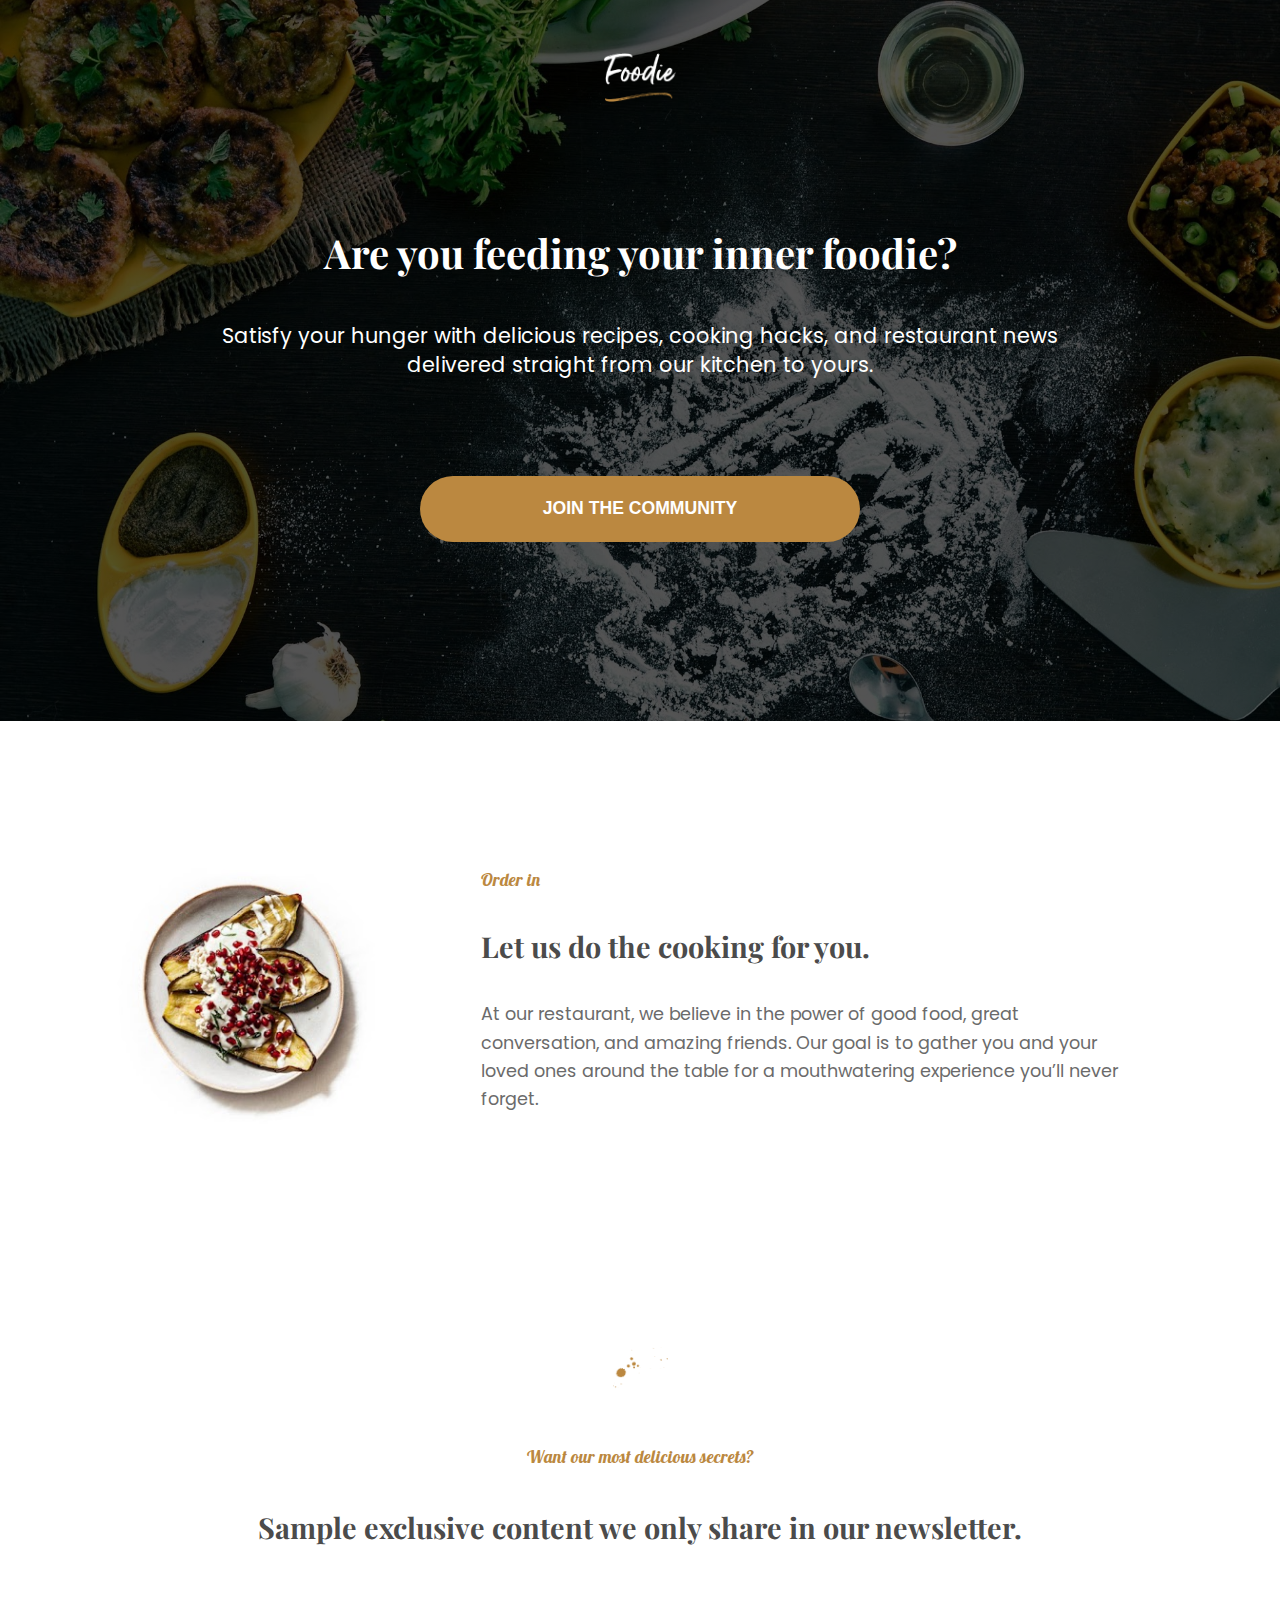
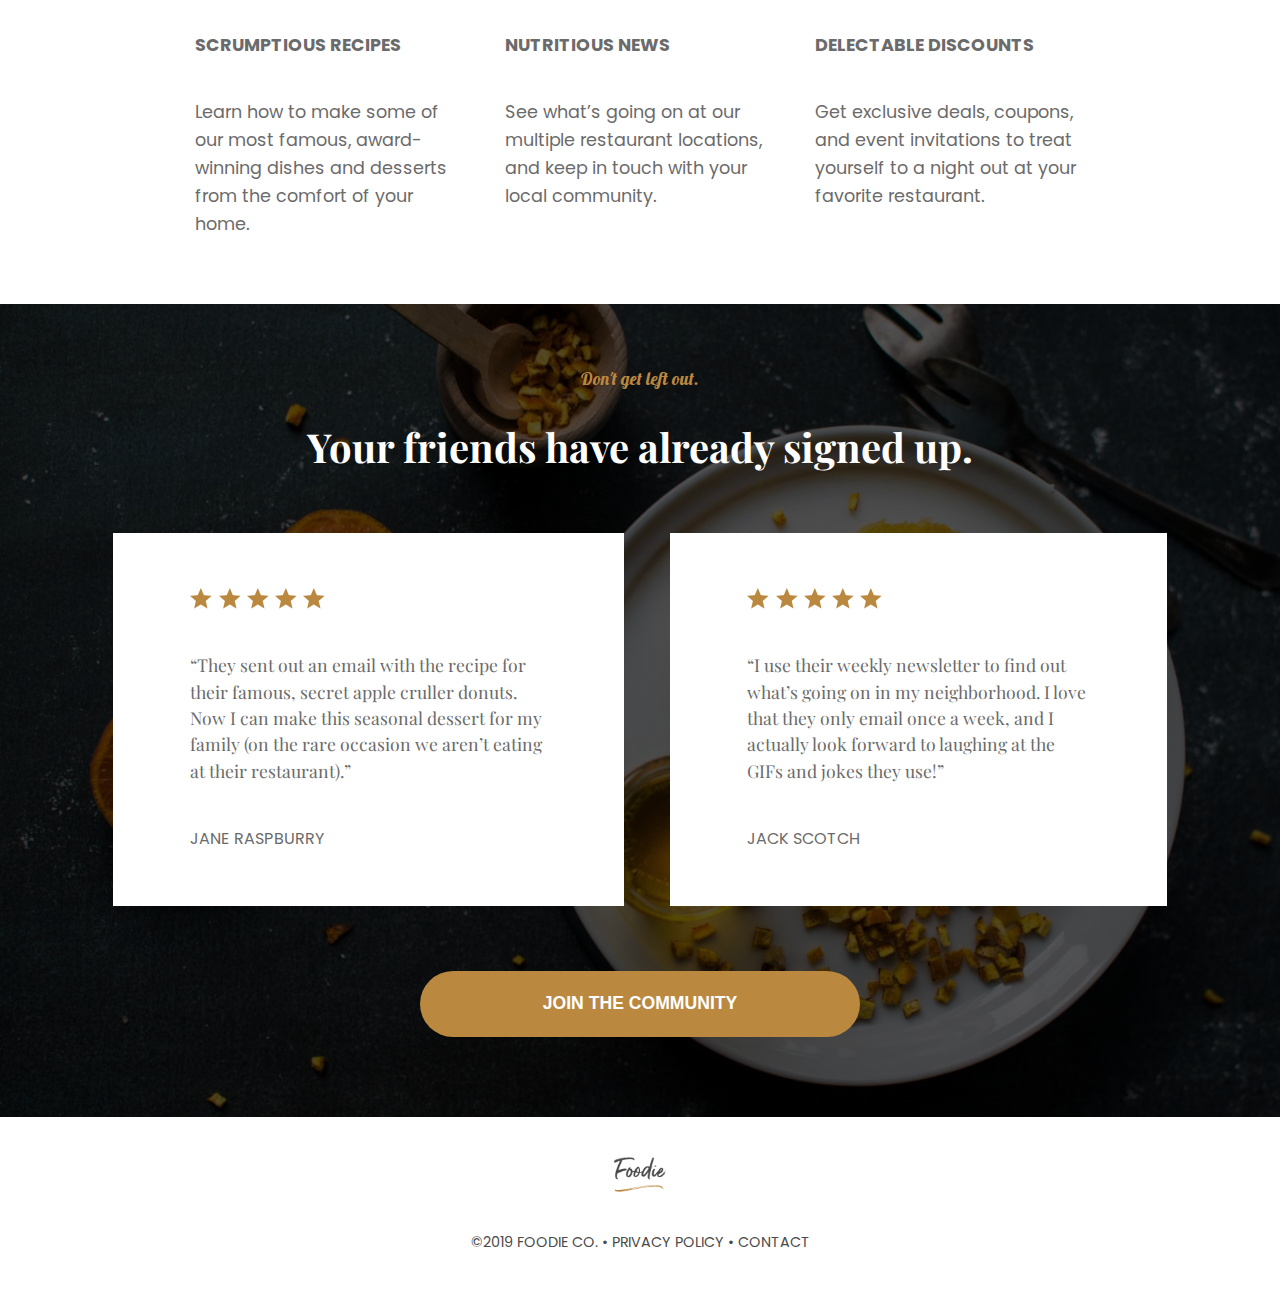
<file: index.html>
<!DOCTYPE html>
<html>
  <head>
    <meta charset="utf-8">
    <title></title>
    <meta name="viewport" content="width=device-width, initial-scale=1">
    <link rel="stylesheet" href="css/main.css">
    <link rel="stylesheet" href="https://cdnjs.cloudflare.com/ajax/libs/font-awesome/5.11.2/css/all.css" integrity="sha256-46qynGAkLSFpVbEBog43gvNhfrOj+BmwXdxFgVK/Kvc=" crossorigin="anonymous" />
    <link href="https://fonts.googleapis.com/css?family=Lato:300,400,700|Lobster|Playfair+Display:400,700|Poppins:300,400,500,700&display=swap" rel="stylesheet">
  </head>
  <body>
    <div class="header-section">
      <div class="header-container">
        <div class="logo-img">
          <img src="img/logo.png" alt="">
        </div>
        <div class="header-intro">
          <h1>Are you feeding your inner foodie?</h1>
          <p>Satisfy your hunger with delicious recipes, cooking hacks, and restaurant news delivered straight from our kitchen to yours.</p>
        </div>
        <div class="button">
          <a href="#">
            <div class="yellow-button">
              Join The Community
            </div>
          </a>
        </div>
        <div class="popup">
          <div class="popup-container">
            <div class="popup-logo">
              <img src="img/bottom-logo.png" alt="">
            </div>
            <div class="close-button">
              <i class="fas fa-times-circle"></i>
            </div>
            <h1>Join the Foodie Community</h1>
            <input type="email" autocomplete="email" maxlength="500" name="" value="" placeholder="Email Address" required value>
            <div class="button">
              <a href="#">
                <div class="yellow-button">
                  Join
                </div>
              </a>
            </div>
          </div>
        </div>
      </div>
    </div>
    <div class="order-in">
      <div class="order-in-container">
        <div class="left-column">
          <div class="food-image">
            <img src="img/food.jpg" alt="">
          </div>
        </div>
        <div class="right-column">
          <div class="text">
            <h6>Order in</h6>
            <h3>Let us do the cooking for you.</h3>
            <p>At our restaurant, we believe in the power of good food, great conversation, and amazing friends. Our goal is to gather you and your loved ones around the table for a mouthwatering experience you’ll never forget.</p>
          </div>
        </div>
      </div>
    </div>
    <div class="secrets">
      <div class="secrets-container">
        <div class="dot">
          <img src="img/dot.png" alt="">
        </div>
        <div class="text">
          <h6>Want our most delicious secrets?</h6>
          <h3>Sample exclusive content we only share in our newsletter.</h3>
        </div>
        <div class="columns">
          <div class="recipes">
            <h5>SCRUMPTIOUS RECIPES</h5>
            <p>Learn how to make some of our most famous, award-winning dishes and desserts from the comfort of your home.</p>
          </div>
          <div class="news">
            <h5>NUTRITIOUS NEWS</h5>
            <p>See what’s going on at our multiple restaurant locations, and keep in touch with your local community.</p>
          </div>
          <div class="discounts">
            <h5>DELECTABLE DISCOUNTS</h5>
            <p>Get exclusive deals, coupons, and event invitations to treat yourself to a night out at your favorite restaurant. </p>
          </div>
        </div>
      </div>
    </div>
    <div class="signed-up">
      <div class="signed-up-container">
        <div class="text">
          <h6>Don't get left out.</h6>
          <h1>Your friends have already signed up.</h1>
        </div>
        <div class="reviews">
          <div class="first review">
            <div class="stars">
              <img src="img/stars.png" alt="">
            </div>
            <div class="review-text">
              <p>“They sent out an email with the recipe for their famous, secret apple cruller donuts. Now I can make this seasonal dessert for my family (on the rare occasion we aren’t eating at their restaurant).”</p>
              <p><span>JANE RASPBURRY</span></p>
            </div>
          </div>
          <div class="second review">
            <div class="stars">
              <img src="img/stars.png" alt="">
            </div>
            <div class="review-text">
              <p>“I use their weekly newsletter to find out what’s going on in my neighborhood. I love that they only email once a week, and I actually look forward to laughing at the GIFs and jokes they use!”</p>
              <p><span>JACK SCOTCH</span></p>
            </div>
          </div>
        </div>
        <div class="button button-2nd">
          <a href="#">
            <div class="yellow-button">
              Join The Community
            </div>
          </a>
        </div>
      </div>
    </div>
    <div class="footer-section">
      <div class="footer-container">
        <div class="bottom-logo">
          <img src="img/bottom-logo.png" alt="">
        </div>
        <div class="footer-info">
          <p>©2019 FOODIE CO. • PRIVACY POLICY • CONTACT</p>
        </div>
      </div>
    </div>
    <script type="text/javascript" src="js/app.js">

    </script>
  </body>
</html>
</file>
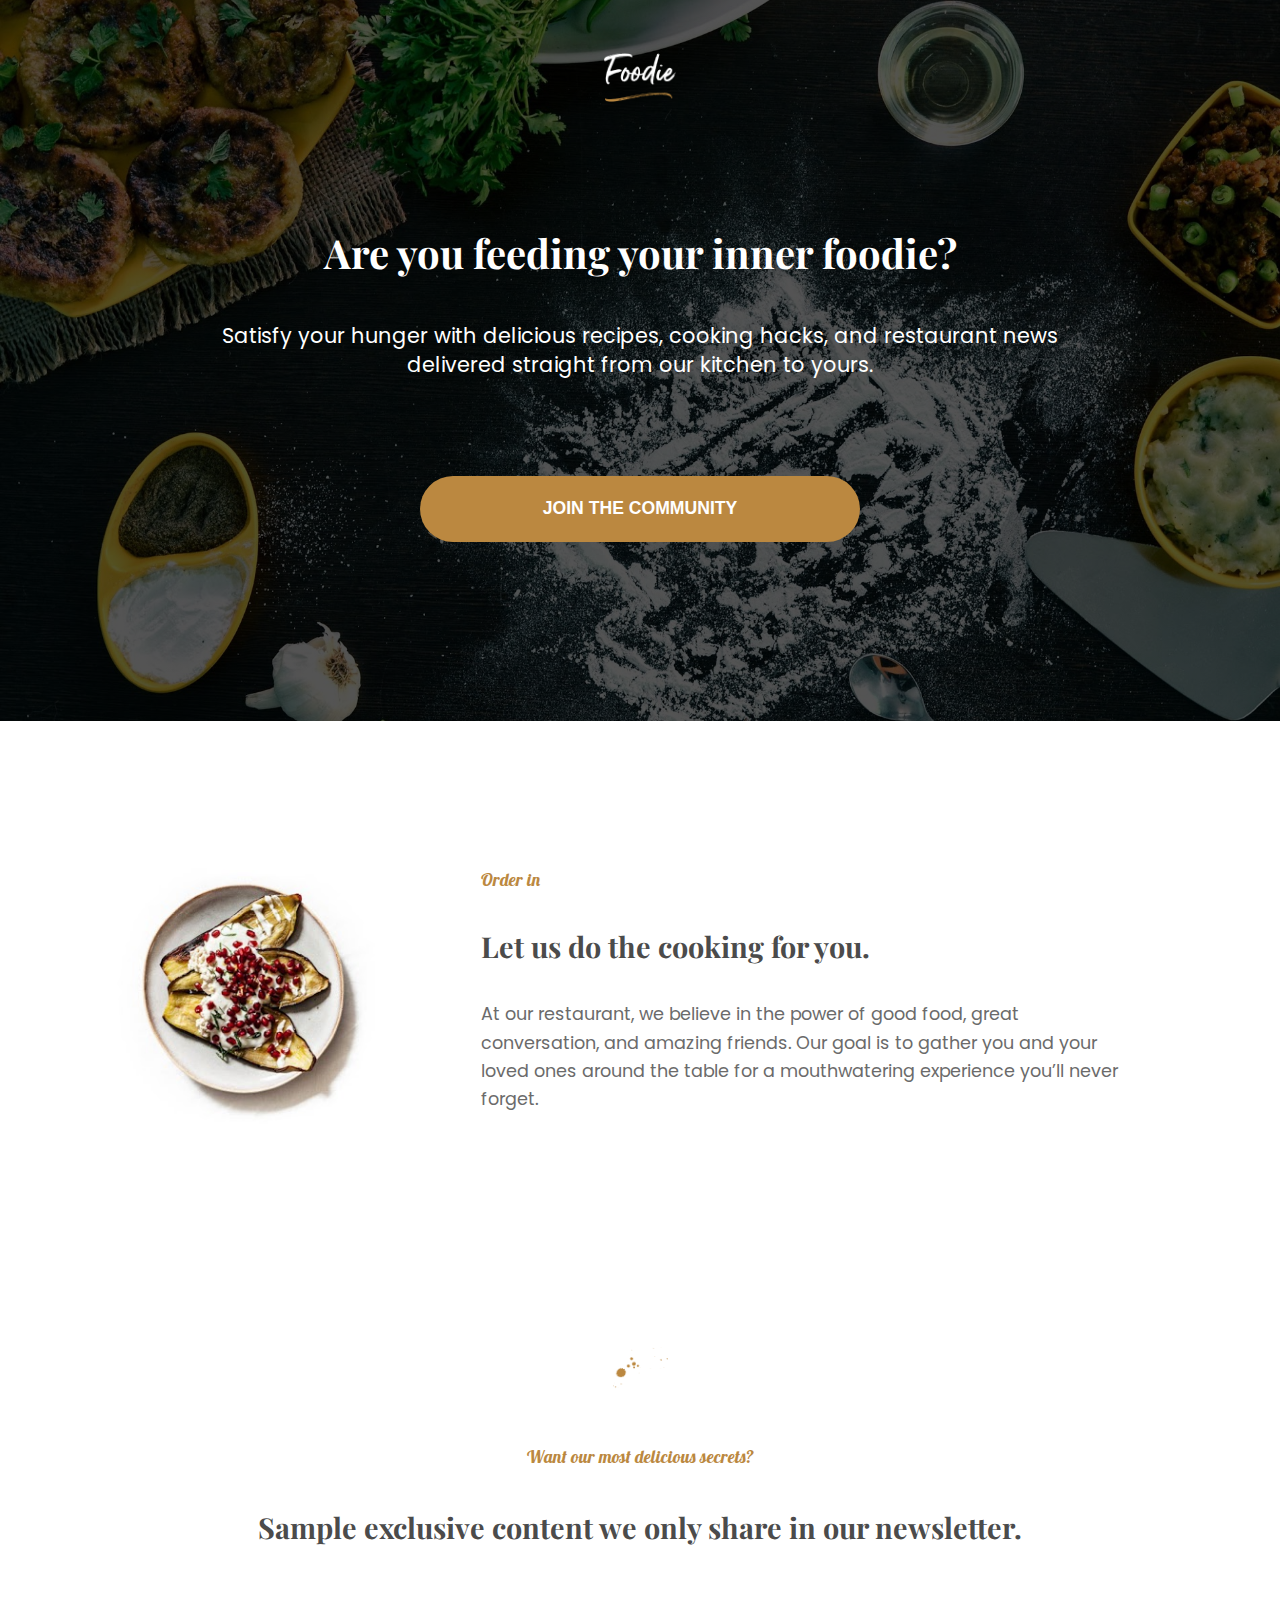
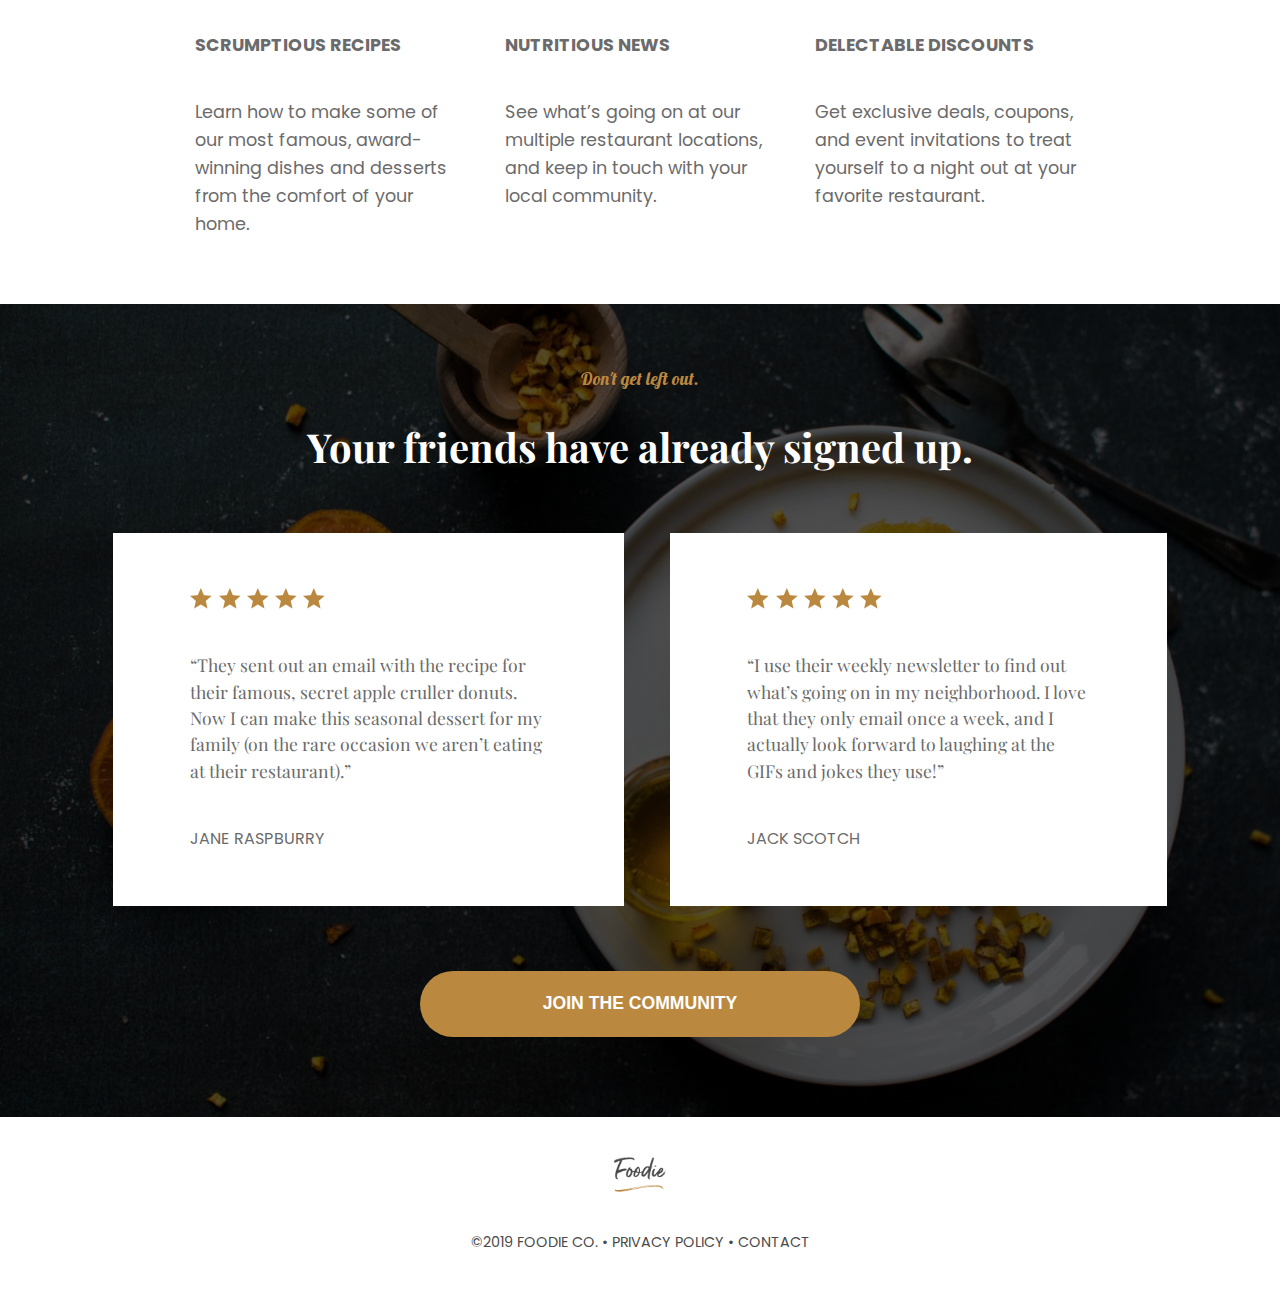
<file: public/index.html>
<!DOCTYPE html>
<html>
  <head>
    <meta charset="utf-8">
    <title></title>
    <meta name="viewport" content="width=device-width, initial-scale=1">
    <link rel="stylesheet" href="/css/main.css">
    <link rel="stylesheet" href="https://cdnjs.cloudflare.com/ajax/libs/font-awesome/5.11.2/css/all.css" integrity="sha256-46qynGAkLSFpVbEBog43gvNhfrOj+BmwXdxFgVK/Kvc=" crossorigin="anonymous" />
    <link href="https://fonts.googleapis.com/css?family=Lato:300,400,700|Lobster|Playfair+Display:400,700|Poppins:300,400,500,700&display=swap" rel="stylesheet">
  </head>
  <body>
    <div class="header-section">
      <div class="header-container">
        <div class="logo-img">
          <img src="/img/logo.png" alt="">
        </div>
        <div class="header-intro">
          <h1>Are you feeding your inner foodie?</h1>
          <p>Satisfy your hunger with delicious recipes, cooking hacks, and restaurant news delivered straight from our kitchen to yours.</p>
        </div>
        <div class="button">
          <a href="#">
            <div class="yellow-button">
              Join The Community
            </div>
          </a>
        </div>
        <div class="popup">
          <div class="popup-container">
            <div class="popup-logo">
              <img src="/img/bottom-logo.png" alt="">
            </div>
            <div class="close-button">
              <i class="fas fa-times-circle"></i>
            </div>
            <h1>Join the Foodie Community</h1>
            <input type="email" autocomplete="email" maxlength="500" name="" value="" placeholder="Email Address" required value>
            <div class="button">
              <a href="#">
                <div class="yellow-button">
                  Join
                </div>
              </a>
            </div>
          </div>
        </div>
      </div>
    </div>
    <div class="order-in">
      <div class="order-in-container">
        <div class="left-column">
          <div class="food-image">
            <img src="/img/food.jpg" alt="">
          </div>
        </div>
        <div class="right-column">
          <div class="text">
            <h6>Order in</h6>
            <h3>Let us do the cooking for you.</h3>
            <p>At our restaurant, we believe in the power of good food, great conversation, and amazing friends. Our goal is to gather you and your loved ones around the table for a mouthwatering experience you’ll never forget.</p>
          </div>
        </div>
      </div>
    </div>
    <div class="secrets">
      <div class="secrets-container">
        <div class="dot">
          <img src="/img/dot.png" alt="">
        </div>
        <div class="text">
          <h6>Want our most delicious secrets?</h6>
          <h3>Sample exclusive content we only share in our newsletter.</h3>
        </div>
        <div class="columns">
          <div class="recipes">
            <h5>SCRUMPTIOUS RECIPES</h5>
            <p>Learn how to make some of our most famous, award-winning dishes and desserts from the comfort of your home.</p>
          </div>
          <div class="news">
            <h5>NUTRITIOUS NEWS</h5>
            <p>See what’s going on at our multiple restaurant locations, and keep in touch with your local community.</p>
          </div>
          <div class="discounts">
            <h5>DELECTABLE DISCOUNTS</h5>
            <p>Get exclusive deals, coupons, and event invitations to treat yourself to a night out at your favorite restaurant. </p>
          </div>
        </div>
      </div>
    </div>
    <div class="signed-up">
      <div class="signed-up-container">
        <div class="text">
          <h6>Don't get left out.</h6>
          <h1>Your friends have already signed up.</h1>
        </div>
        <div class="reviews">
          <div class="first review">
            <div class="stars">
              <img src="/img/stars.png" alt="">
            </div>
            <div class="review-text">
              <p>“They sent out an email with the recipe for their famous, secret apple cruller donuts. Now I can make this seasonal dessert for my family (on the rare occasion we aren’t eating at their restaurant).”</p>
              <p><span>JANE RASPBURRY</span></p>
            </div>
          </div>
          <div class="second review">
            <div class="stars">
              <img src="/img/stars.png" alt="">
            </div>
            <div class="review-text">
              <p>“I use their weekly newsletter to find out what’s going on in my neighborhood. I love that they only email once a week, and I actually look forward to laughing at the GIFs and jokes they use!”</p>
              <p><span>JACK SCOTCH</span></p>
            </div>
          </div>
        </div>
        <div class="button button-2nd">
          <a href="#">
            <div class="yellow-button">
              Join The Community
            </div>
          </a>
        </div>
      </div>
    </div>
    <div class="footer-section">
      <div class="footer-container">
        <div class="bottom-logo">
          <img src="/img/bottom-logo.png" alt="">
        </div>
        <div class="footer-info">
          <p>©2019 FOODIE CO. • PRIVACY POLICY • CONTACT</p>
        </div>
      </div>
    </div>
    <script type="text/javascript" src="/js/app.js">

    </script>
  </body>
</html>
</file>
<file: css/main.css>
@import url("https://fonts.googleapis.com/css?family=Lato:300,400,700|Lobster|Playfair+Display:400,700|Poppins:300,400,500,700&display=swap");

a, abbr, acronym, address, applet, article, aside, audio, b, big, blockquote, body, canvas, caption, center, cite, code, dd, del, details, dfn, div, dl, dt, em, embed, fieldset, figcaption, figure, footer, form, h1, h2, h3, h4, h5, h6, header, hgroup, html, i, iframe, img, ins, kbd, label, legend, li, mark, menu, nav, object, ol, output, p, pre, q, ruby, s, samp, section, small, span, strike, strong, sub, summary, sup, table, tbody, td, tfoot, th, thead, time, tr, tt, u, ul, var, video {
  margin: 0;
  padding: 0;
  border: 0;
  font-size: 100%;
  font: inherit;
  vertical-align: baseline
}

article, aside, details, figcaption, figure, footer, header, hgroup, menu, nav, section {
  display: block
}

body {
  line-height: 1
}

ol, ul {
  list-style: none
}

blockquote, q {
  quotes: none
}

blockquote:after, blockquote:before, q:after, q:before {
  content: '';
  content: none
}

table {
  border-collapse: collapse;
  border-spacing: 0
}

body {
  font-family: 'Roboto', sans-serif
}

.header-section {
  padding: 23px;
  background-image: linear-gradient(rgba(0, 0, 0, 0.67), rgba(0, 0, 0, 0.67)), url("../img/header-bg.jpg");
  background-position: center center;
  background-repeat: no-repeat;
  background-size: cover;
  min-height: 75vh
}

.header-section .header-container {
  position: relative;
  max-width: 1000px;
  margin: 0 auto;
  text-align: center
}

.header-section .header-container .logo-img {
  padding: 30px
}

.header-section .header-container .logo-img img {
  width: 72px;
  margin: 0 auto
}

.header-section .header-container .header-intro {
  padding: 7% 45px 57px 45px;
  color: #ffffff
}

.header-section .header-container .header-intro h1 {
  font-size: 2.5rem;
  font-family: 'Playfair Display', serif;
  font-weight: bold;
  padding: 20px;
  line-height: 1.4
}

.header-section .header-container .header-intro p {
  font-size: 1.3rem;
  font-family: 'Poppins', sans-serif;
  padding: 20px;
  line-height: 1.4
}

.header-section .header-container .button {
  width: 440px;
  margin: 0 auto;
  padding: 20px
}

.header-section .header-container .button a {
  text-decoration: none
}

.header-section .header-container .button a .yellow-button {
  background-color: #bb8840;
  color: #ffffff;
  font-size: 1.1rem;
  text-transform: uppercase;
  font-weight: bold;
  padding: 24px;
  border-radius: 50px
}

.header-section .header-container .popup {
  position: fixed;
  top: 0;
  left: 0;
  display: -ms-flexbox;
  display: flex;
  -ms-flex-pack: center;
  justify-content: center;
  -ms-flex-align: center;
  align-items: center;
  height: 100vh;
  width: 100%;
  background: rgba(0, 0, 0, 0.75);
  opacity: 0;
  visibility: hidden;
  transition: all .4s ease-in-out
}

.header-section .header-container .popup.active {
  visibility: visible;
  background: rgba(0, 0, 0, 0.75);
  opacity: 1
}

.header-section .header-container .popup .popup-container {
  position: relative;
  padding: 30px;
  background-color: #ffffff;
  max-width: 640px;
  margin: 0 auto
}

.header-section .header-container .popup .popup-container .popup-logo img {
  width: 72px
}

.header-section .header-container .popup .popup-container .close-button {
  padding: 10px;
  position: absolute;
  right: 10px;
  top: 10px;
  font-size: 1.5rem;
  cursor: pointer
}

.header-section .header-container .popup .popup-container input {
  padding: 10px;
  border-radius: 3px;
  font-size: 1.4rem;
  width: 80%;
  border: 1px solid #ccc;
  margin: 0 auto;
  font-family: 'Poppins', sans-serif;
  color: #020020
}

.header-section .header-container .popup .popup-container h1 {
  color: #333333;
  font-size: 2.5rem;
  font-family: 'Playfair Display', serif;
  font-weight: bold;
  padding: 13px 13px 26px 13px
}

.order-in {
  padding: 114px 12px
}

.order-in .order-in-container {
  max-width: 1120px;
  margin: 0 auto;
  display: -ms-flexbox;
  display: flex
}

.order-in .order-in-container .left-column {
  width: 30%
}

.order-in .order-in-container .left-column .food-image {
  padding: 20px
}

.order-in .order-in-container .left-column .food-image img {
  width: 100%;
  margin: 0 auto
}

.order-in .order-in-container .right-column {
  width: 70%
}

.order-in .order-in-container .right-column .text {
  padding: 12px 45px
}

.order-in .order-in-container .right-column .text h6 {
  font-family: 'Lobster', cursive;
  font-size: 1.1rem;
  color: #bb8840;
  padding: 20px;
  line-height: 1.4
}

.order-in .order-in-container .right-column .text h3 {
  font-family: 'Playfair Display', serif;
  color: #4b4b4b;
  font-size: 1.8rem;
  font-weight: bold;
  padding: 20px
}

.order-in .order-in-container .right-column .text p {
  font-family: 'Poppins', sans-serif;
  font-size: 1.1rem;
  color: #6b6b6b;
  line-height: 1.6;
  padding: 20px
}

.secrets .secrets-container {
  max-width: 1000px;
  margin: 0 auto
}

.secrets .secrets-container .dot {
  text-align: center;
  margin: 0 auto;
  padding: 60px 20px 20px 20px
}

.secrets .secrets-container .dot img {
  width: 55px
}

.secrets .secrets-container .text {
  padding: 12px 45px 35px 45px
}

.secrets .secrets-container .text h6 {
  font-family: 'Lobster', cursive;
  font-size: 1.1rem;
  color: #bb8840;
  padding: 20px;
  text-align: center;
  line-height: 1.4
}

.secrets .secrets-container .text h3 {
  font-family: 'Playfair Display', serif;
  color: #4b4b4b;
  font-size: 1.8rem;
  font-weight: bold;
  padding: 20px;
  text-align: center;
  line-height: 1.3
}

.secrets .secrets-container .columns {
  display: -ms-flexbox;
  display: flex;
  padding: 12px 35px 45px 35px
}

.secrets .secrets-container .columns .recipes, .secrets .secrets-container .columns .news, .secrets .secrets-container .columns .discounts {
  width: 33.33%
}

.secrets .secrets-container .columns h5 {
  font-family: 'Poppins', sans-serif;
  font-size: 1.1rem;
  color: #6b6b6b;
  font-weight: bold;
  padding: 20px;
  line-height: 1.4
}

.secrets .secrets-container .columns p {
  font-family: 'Poppins', sans-serif;
  font-size: 1.1rem;
  color: #6b6b6b;
  line-height: 1.6;
  padding: 20px
}

.signed-up {
  background-image: linear-gradient(rgba(0, 0, 0, 0.67), rgba(0, 0, 0, 0.67)), url("../img/footer-bg.jpg");
  background-position: center center;
  background-size: cover;
  background-repeat: no-repeat
}

.signed-up .signed-up-container {
  padding: 23px;
  max-width: 1100px;
  margin: 0 auto
}

.signed-up .signed-up-container .text {
  padding: 23px
}

.signed-up .signed-up-container .text h6 {
  font-family: 'Lobster', cursive;
  font-size: 1.1rem;
  color: #bb8840;
  padding: 20px;
  text-align: center;
  padding: 20px
}

.signed-up .signed-up-container .text h1 {
  font-size: 2.5rem;
  font-family: 'Playfair Display', serif;
  font-weight: bold;
  padding: 20px;
  color: #ffffff;
  text-align: center
}

.signed-up .signed-up-container .reviews {
  display: -ms-flexbox;
  display: flex
}

.signed-up .signed-up-container .reviews .stars {
  padding: 20px
}

.signed-up .signed-up-container .reviews .stars img {
  width: 135px
}

.signed-up .signed-up-container .reviews .review {
  background-color: #ffffff;
  margin: 23px 23px 45px 23px;
  padding: 35px 57px
}

.signed-up .signed-up-container .reviews .review p {
  font-size: 1.1rem;
  font-family: 'Playfair Display', serif;
  padding: 20px;
  color: #6b6b6b;
  line-height: 1.5
}

.signed-up .signed-up-container .reviews .review p span {
  font-size: 1rem;
  font-family: 'Poppins', sans-serif
}

.signed-up .signed-up-container .button {
  width: 440px;
  margin: 0 auto;
  padding: 20px 20px 57px 20px
}

.signed-up .signed-up-container .button a {
  text-decoration: none
}

.signed-up .signed-up-container .button a .yellow-button {
  background-color: #bb8840;
  color: #ffffff;
  font-size: 1.1rem;
  text-transform: uppercase;
  font-weight: bold;
  padding: 24px;
  border-radius: 50px;
  text-align: center
}

.footer-section .footer-container {
  padding: 20px;
  max-width: 1000px;
  margin: 0 auto;
  text-align: center
}

.footer-section .footer-container .bottom-logo {
  padding: 20px
}

.footer-section .footer-container .bottom-logo img {
  width: 52px;
  margin: 0 auto
}

.footer-section .footer-container .footer-info {
  padding: 20px
}

.footer-section .footer-container .footer-info p {
  font-family: 'Poppins', sans-serif;
  color: #4b4b4b;
  font-size: .9rem
}

@media only screen and (max-width: 765px) {
  .secrets .secrets-container .dot {
    padding: 0 20px 0 20px
  }

  .secrets .secrets-container .text {
    padding: 12px 45px 0 45px
  }

  .secrets .secrets-container .columns {
    display: block;
    padding: 12px 35px 45px 35px
  }

  .secrets .secrets-container .columns .recipes, .secrets .secrets-container .columns .news, .secrets .secrets-container .columns .discounts {
    width: 100%
  }

  .secrets .secrets-container .columns h5 {
    padding: 20px 0 0 20px
  }

  .signed-up .signed-up-container .reviews {
    display: block
  }
}

@media only screen and (max-width: 600px) {
  .header-section .header-container .header-intro {
    padding: 3% 3% 20px 3%
  }

  .header-section .header-container .header-intro h1 {
    font-size: 2rem
  }

  .header-section .header-container .header-intro p {
    font-size: 1.1rem
  }

  .header-section .header-container .button {
    width: auto
  }

  .signed-up .signed-up-container .button {
    width: auto
  }

  .order-in {
    padding: 50px 12px
  }

  .order-in .order-in-container {
    display: block
  }

  .order-in .order-in-container .left-column {
    width: 100%
  }

  .order-in .order-in-container .left-column .food-image {
    text-align: center
  }

  .order-in .order-in-container .left-column .food-image img {
    width: 50%
  }

  .order-in .order-in-container .right-column {
    width: 100%
  }
}
</file>
